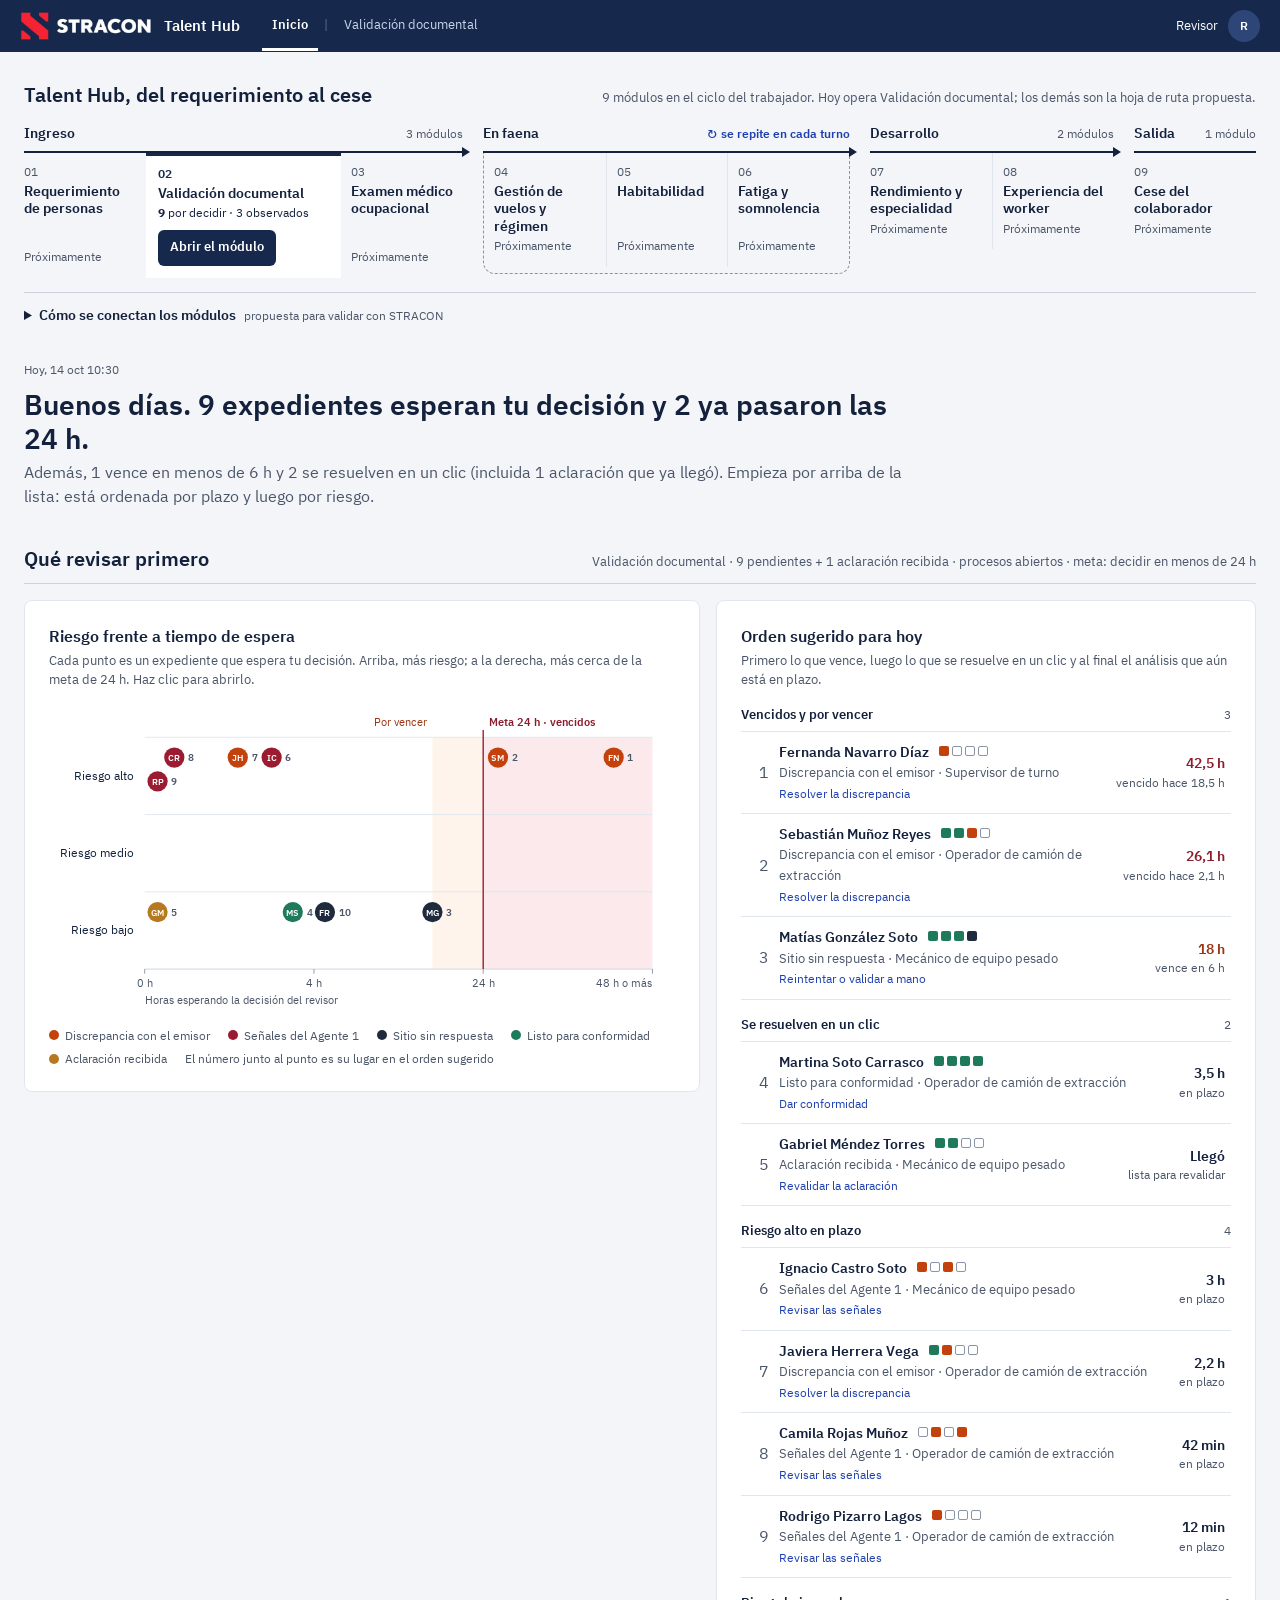
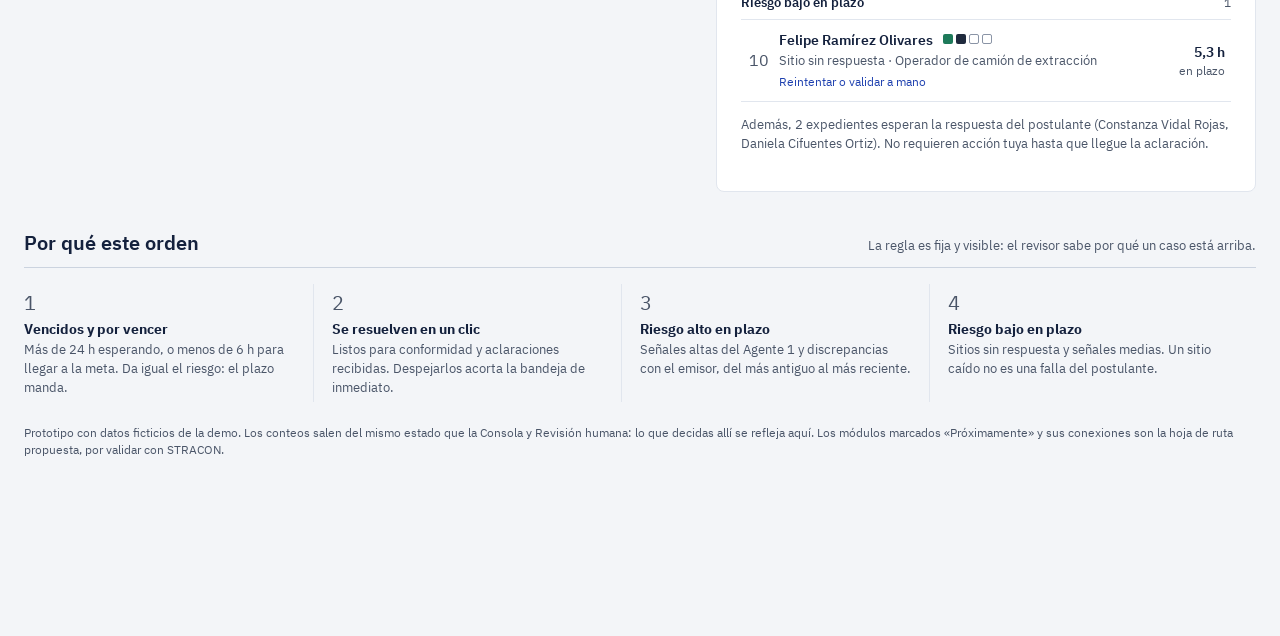
<file: index.html>
<!doctype html>
<html lang="es"><head><meta charset="utf-8"><meta name="robots" content="noindex, nofollow"><title>Talent Hub – STRACON (prototipo)</title>
<meta http-equiv="refresh" content="0; url=TalentHub.html"></head>
<body><a href="TalentHub.html">Abrir el prototipo</a></body></html>
</file>
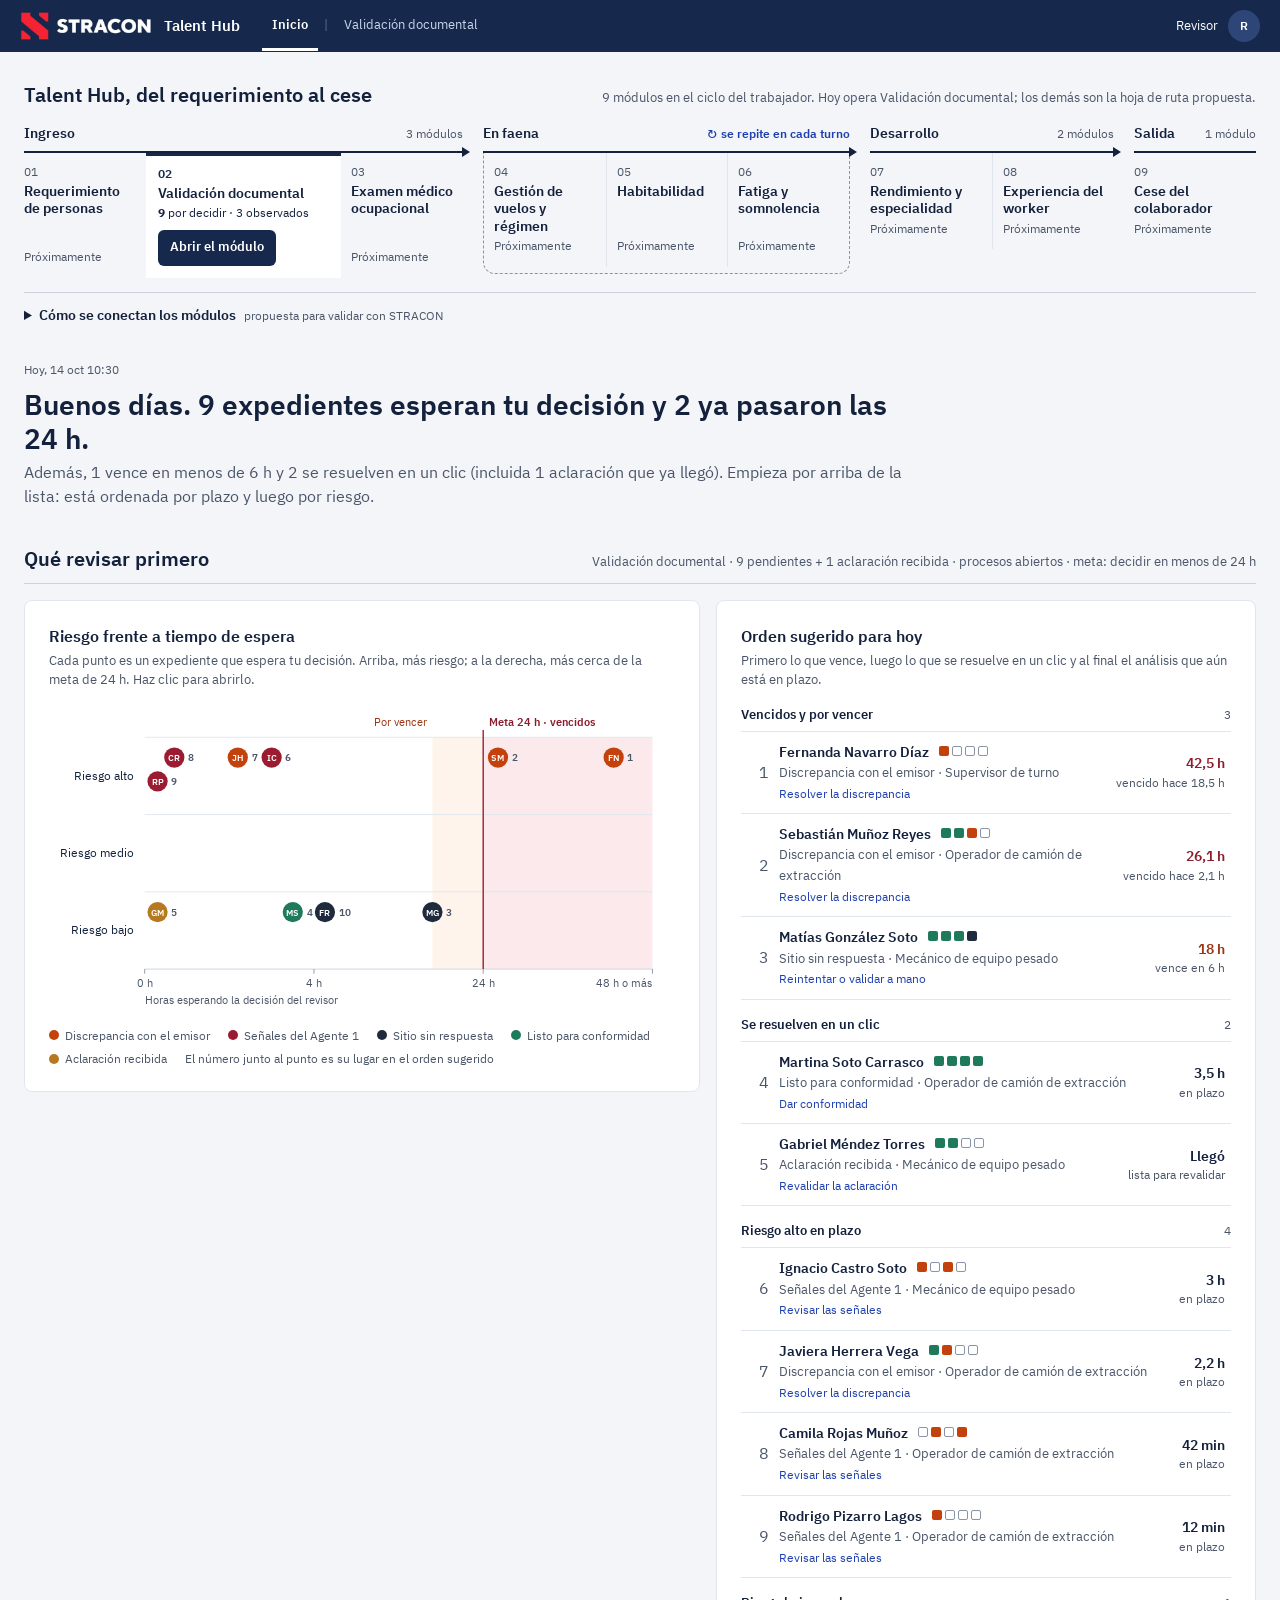
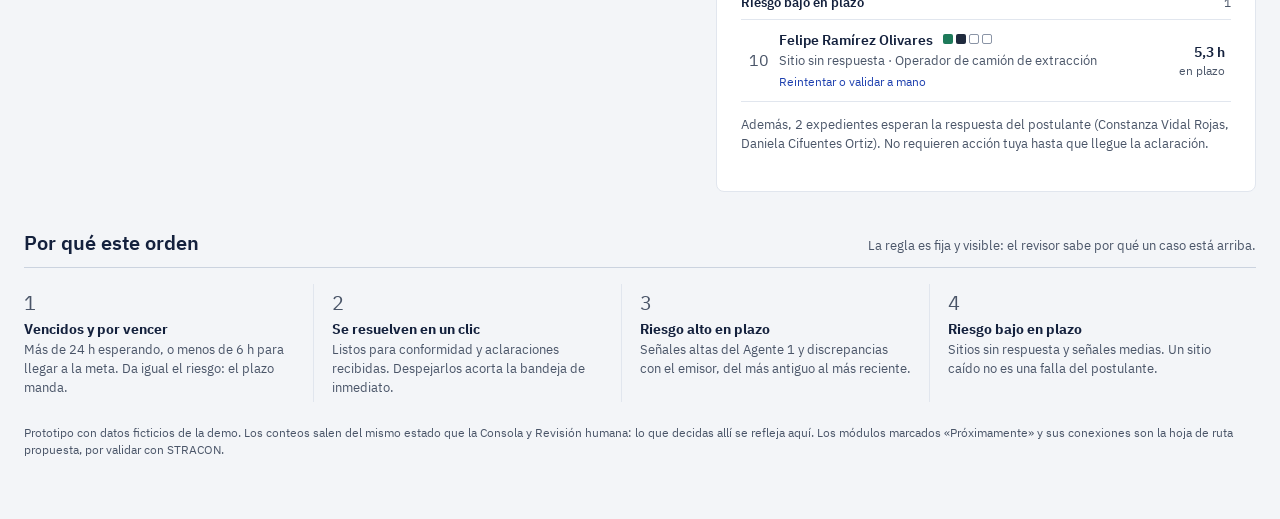
<file: TalentHub.html>
<!doctype html>
<html lang="es">
<head>
<meta charset="utf-8">
<meta name="robots" content="noindex, nofollow">
<meta name="viewport" content="width=device-width, initial-scale=1">
<title>Inicio – Talent Hub – STRACON</title>
<link rel="stylesheet" href="fonts/fonts.css">
<script src="./vd-datos.js"></script>
<script src="./vd-escenarios.js"></script>
<script src="./vd-store.js"></script>
<style>
:root{
  --navy:#16284C; --ink:#14213D; --ink2:#4A5568; --bg:#F3F5F8; --line:#E1E6EE; --line2:#CBD3DF; --panel:#FFFFFF;
  --ag:#3B6FD8; --ag-tx:#1E40AF; --bad-tx:#8B1C2C; --warn-tx:#9A3412;
  --ease:cubic-bezier(.2,.8,.2,1);
}
*{box-sizing:border-box}
body{margin:0;background:var(--bg);color:var(--ink);font:14px/1.45 'IBM Plex Sans','Segoe UI',system-ui,sans-serif;font-variant-numeric:tabular-nums}
a{color:#1D4ED8}
:focus-visible{outline:3px solid var(--ag);outline-offset:2px}
header :focus-visible{outline-color:#FFFFFF}
.skip{position:absolute;left:-999px;top:8px;background:#fff;padding:8px 12px;z-index:10}
.skip:focus{left:8px}

/* Cabecera, igual que Consola y Revisión humana */
header{background:var(--navy);color:#fff;display:flex;align-items:center;justify-content:space-between;gap:16px;padding:0 20px;height:52px}
.brand{display:flex;align-items:center;gap:12px}
.brand img{height:30px;width:auto;display:block}
.brand b{font-weight:600;font-size:15px}
nav{display:flex;gap:4px;margin-left:10px}
nav a,nav span{font-size:13px;color:#C9D6EC;text-decoration:none;padding:15px 10px 13px;border-bottom:3px solid transparent}
nav span[aria-current]{color:#fff;font-weight:600;border-bottom-color:#fff}
nav .sep{color:#5D6F95;padding:15px 2px 13px}
.user{display:flex;align-items:center;gap:10px;font-size:13px}
.user i{font-style:normal;color:#C9D6EC}
.avatar{width:32px;height:32px;border-radius:50%;background:#2E4677;display:flex;align-items:center;justify-content:center;font-size:12px;font-weight:600}

main{max-width:1360px;margin:0 auto;padding:28px 24px 48px}
h1{font-size:28px;line-height:1.2;font-weight:600;margin:0 0 6px;max-width:900px}
.lede{color:var(--ink2);font-size:16px;margin:0;max-width:880px}
.stamp{font-size:12px;color:var(--ink2);margin-bottom:10px}
h2{font-size:20px;font-weight:600;margin:0}
.sec{margin-top:36px}
.sec-head{display:flex;align-items:baseline;justify-content:space-between;gap:16px;border-bottom:1px solid var(--line2);padding-bottom:10px}
.sec-head p{margin:0;color:var(--ink2);font-size:13px}

/* Línea de tiempo de la plataforma: 4 tramos, ancho proporcional a sus módulos; «En faena» es un bucle */
.plataforma{margin:0 0 32px}
.plataforma .sec-head{border-bottom:0;padding-bottom:4px}
.linea{display:grid;grid-template-columns:3.6fr 3fr 2fr 1fr;column-gap:20px;margin-top:10px}
.t-ingreso .mods{grid-template-columns:1fr 1.6fr 1fr;grid-auto-flow:row}
.tramo-h{display:flex;justify-content:space-between;align-items:baseline;gap:8px;font-size:13px;padding-bottom:8px;border-bottom:2px solid var(--ink);position:relative}
.tramo-h::after{content:'';position:absolute;right:-12px;bottom:-6px;border:5px solid transparent;border-left:8px solid var(--ink)}
.tramo:last-child .tramo-h::after{display:none}
.tramo-h b{font-weight:600;font-size:14px}
.tramo-h span{color:var(--ink2);font-size:12px}
.t-faena .tramo-h span{color:var(--ag-tx);font-weight:600}
.mods{list-style:none;margin:0;padding:0;display:grid;grid-auto-flow:column;grid-auto-columns:1fr}
.t-faena .mods{border:1.5px dashed #8A94A6;border-top:0;border-radius:0 0 12px 12px;padding-bottom:6px}
.mod{padding:10px 10px 12px 0;display:flex;flex-direction:column;gap:2px;min-height:96px}
.mod + .mod{border-left:1px solid var(--line);padding-left:10px}
.t-faena .mod:first-child{padding-left:10px}
.mod .n{font-size:12px;color:var(--ink2)}
.mod b{font-size:14px;font-weight:600;line-height:1.25}
.mod .st{font-size:12px;color:var(--ink2);margin-top:auto}
.mod.activa{background:var(--panel);box-shadow:inset 0 3px 0 var(--navy);padding:12px 12px 12px 12px;border-left:0}
.mod.activa + .mod{border-left:0}
.mod.activa .n{color:var(--navy);font-weight:600}
.mod.activa .st{color:var(--ink)}
.mod.activa a{white-space:nowrap;display:inline-flex;align-items:center;min-height:36px;margin-top:6px;padding:0 12px;border-radius:6px;background:var(--navy);color:#fff;text-decoration:none;font-weight:600;font-size:13px;align-self:flex-start}
/* Ecosistema: cómo se conectan los módulos */
.eco{margin-top:14px;border-top:1px solid var(--line2)}
.eco summary{cursor:pointer;padding:12px 0 4px;font-weight:600;font-size:14px;list-style-position:inside}
.eco summary span{font-weight:400;color:var(--ink2);font-size:12px;margin-left:8px}
.eco .intro{font-size:13px;color:var(--ink2);margin:6px 0 10px;max-width:900px}
.eco table{width:100%;border-collapse:collapse;font-size:13px;background:var(--panel)}
.eco th{text-align:left;font-weight:600;color:var(--ink2);font-size:12px;padding:8px 12px;border-bottom:1px solid var(--line2)}
.eco td{padding:9px 12px;border-bottom:1px solid var(--line);vertical-align:top}
.eco td:first-child{white-space:nowrap;font-weight:600}
.eco tr.activa td{background:#EEF3FB}
.eco .ciclo-cierra{font-size:13px;margin:10px 0 0}

/* 2. Qué revisar primero */
.prio{display:grid;grid-template-columns:minmax(0,1.25fr) minmax(0,1fr);gap:16px;margin-top:16px;align-items:start}
.prio .panel:first-child{position:sticky;top:16px}
.panel{background:var(--panel);border:1px solid var(--line);border-radius:8px;padding:24px}
.panel h3{font-size:16px;font-weight:600;margin:0 0 4px}
.panel .sub{font-size:13px;color:var(--ink2);margin:0 0 16px}
svg text{font-family:'IBM Plex Sans','Segoe UI',sans-serif}
.dot{cursor:pointer}
.dot:hover,.dot.on{stroke:#14213D;stroke-width:3}
.legend{display:flex;flex-wrap:wrap;gap:6px 18px;font-size:12px;color:var(--ink2);margin-top:12px}
.legend span{display:inline-flex;align-items:center;gap:6px}
.legend i{width:10px;height:10px;border-radius:50%;display:inline-block}

.cola{list-style:none;margin:0;padding:0}
.grupo{font-size:13px;font-weight:600;color:var(--ink);padding:16px 0 6px;border-bottom:1px solid var(--line);display:flex;justify-content:space-between}
.grupo:first-child{padding-top:0}
.grupo small{font-weight:400;color:var(--ink2);font-size:12px}
.fila{display:grid;grid-template-columns:28px 1fr auto;gap:10px;align-items:center;padding:10px 6px 10px 0;border-bottom:1px solid var(--line);text-decoration:none;color:inherit;transition:background-color .15s var(--ease)}
.fila:hover,.fila.on{background:#EEF3FB}
.fila .pos{font-size:16px;color:var(--ink2);text-align:right}
.fila .nom{font-weight:600}
.fila .por{font-size:13px;color:var(--ink2)}
.fila .acc{font-size:12px;color:var(--ag-tx)}
.fila .t{text-align:right;font-size:12px;color:var(--ink2);white-space:nowrap}
.fila .t b{display:block;font-weight:600;font-size:14px;color:var(--ink)}
.t.vencido b{color:var(--bad-tx)} .t.porvencer b{color:var(--warn-tx)}
.espera{font-size:13px;color:var(--ink2);margin-top:14px}
.mapa{display:inline-flex;gap:3px;margin-left:10px;vertical-align:1px}
.md{width:10px;height:10px;border-radius:2px;display:inline-block;border:1.5px solid transparent}
.md.ok{background:#1E7A5A}.md.alerta{background:#C2410C}.md.caida{background:#1F2A3D}.md.pend{border-color:#8A94A6;background:#fff}
.sr{position:absolute;width:1px;height:1px;overflow:hidden;clip:rect(0 0 0 0);white-space:nowrap}

/* 3. Regla */
.regla{display:grid;grid-template-columns:repeat(4,1fr);margin-top:16px}
.regla div{padding:4px 18px 4px 0;border-right:1px solid var(--line);margin-right:18px}
.regla div:last-child{border-right:0}
.regla .n{font-size:20px;font-weight:300;color:var(--ink2)}
.regla b{display:block;font-size:14px;margin:2px 0}
.regla p{margin:0;font-size:13px;color:var(--ink2)}
.nota{font-size:12px;color:var(--ink2);margin-top:22px}

@media (max-width:1100px){.linea{grid-template-columns:1fr 1fr;row-gap:20px}.tramo:nth-child(2) .tramo-h::after{display:none}.prio{grid-template-columns:1fr}.prio .panel:first-child{position:static}.regla{grid-template-columns:repeat(2,1fr);row-gap:16px}}
@media (max-width:640px){main{padding:20px 16px 40px}.linea{grid-template-columns:1fr}.tramo-h::after{display:none}.mods,.t-ingreso .mods{grid-auto-flow:row;grid-template-columns:1fr}.mod{min-height:0;padding:10px 10px}.mod + .mod{border-left:0;border-top:1px solid var(--line)}.eco td:first-child{white-space:normal}.eco table,.eco tbody,.eco tr,.eco td{display:block}.eco thead{display:none}.eco td{border:0;padding:2px 0}.eco tr{padding:10px 0;border-bottom:1px solid var(--line)}.regla{grid-template-columns:1fr}.regla div{border-right:0}nav .opt,.brand b{display:none}.user .who{display:none}h1{font-size:22px}.panel{padding:16px}.sec-head{flex-direction:column;gap:4px}}
@media (prefers-reduced-motion:reduce){*{transition:none!important}}
</style>
</head>
<body>
<a class="skip" href="#prioridad">Saltar a qué revisar primero</a>
<header>
  <div class="brand">
    <img src="assets/logo-stracon.png" alt="STRACON">
    <b>Talent Hub</b>
    <nav aria-label="Principal">
      <span aria-current="page">Inicio</span>
      <span class="sep opt" aria-hidden="true">|</span>
      <a class="opt" href="Dashboard.dc.html">Validación documental</a>
    </nav>
  </div>
  <div class="user"><span class="who"><span id="uName"></span> <i>· Revisor</i></span><div class="avatar" id="uIni" aria-hidden="true"></div></div>
</header>

<main id="main">
  <section class="plataforma" id="plataforma" aria-labelledby="h-ciclo">
    <div class="sec-head"><h2 id="h-ciclo">Talent Hub, del requerimiento al cese</h2><p>9 módulos en el ciclo del trabajador. Hoy opera Validación documental; los demás son la hoja de ruta propuesta.</p></div>
    <div class="linea" id="ciclo"></div>
    <details class="eco" id="ecosistema">
      <summary>Cómo se conectan los módulos<span>propuesta para validar con STRACON</span></summary>
      <p class="intro">Cada módulo usa lo que dejó el anterior: el trabajador entrega sus datos una sola vez y la información lo acompaña en todo el ciclo.</p>
      <div id="ecoTabla"></div>
    </details>
  </section>

  <div class="stamp" id="stamp"></div>
  <h1 id="titular"></h1>
  <p class="lede" id="bajada"></p>

  <section class="sec" id="prioridad" aria-labelledby="h-prio">
    <div class="sec-head"><h2 id="h-prio">Qué revisar primero</h2><p id="prioSub"></p></div>
    <div class="prio">
      <div class="panel">
        <h3>Riesgo frente a tiempo de espera</h3>
        <p class="sub">Cada punto es un expediente que espera tu decisión. Arriba, más riesgo; a la derecha, más cerca de la meta de 24 h. Haz clic para abrirlo.</p>
        <div id="matriz"></div>
        <div class="legend" id="leyenda"></div>
      </div>
      <div class="panel">
        <h3>Orden sugerido para hoy</h3>
        <p class="sub">Primero lo que vence, luego lo que se resuelve en un clic y al final el análisis que aún está en plazo.</p>
        <ol class="cola" id="cola"></ol>
        <p class="espera" id="esperaPost"></p>
      </div>
    </div>
  </section>

  <section class="sec" aria-labelledby="h-regla">
    <div class="sec-head"><h2 id="h-regla">Por qué este orden</h2><p>La regla es fija y visible: el revisor sabe por qué un caso está arriba.</p></div>
    <div class="regla">
      <div><span class="n">1</span><b>Vencidos y por vencer</b><p>Más de 24 h esperando, o menos de 6 h para llegar a la meta. Da igual el riesgo: el plazo manda.</p></div>
      <div><span class="n">2</span><b>Se resuelven en un clic</b><p>Listos para conformidad y aclaraciones recibidas. Despejarlos acorta la bandeja de inmediato.</p></div>
      <div><span class="n">3</span><b>Riesgo alto en plazo</b><p>Señales altas del Agente 1 y discrepancias con el emisor, del más antiguo al más reciente.</p></div>
      <div><span class="n">4</span><b>Riesgo bajo en plazo</b><p>Sitios sin respuesta y señales medias. Un sitio caído no es una falla del postulante.</p></div>
    </div>
  </section>

  <p class="nota">Prototipo con datos ficticios de la demo. Los conteos salen del mismo estado que la Consola y Revisión humana: lo que decidas allí se refleja aquí. Los módulos marcados «Próximamente» y sus conexiones son la hoja de ruta propuesta, por validar con STRACON.</p>
</main>

<script>
(function () {
  'use strict';
  var META = 24, ALERTA = 18; // h: meta de decisión y umbral "por vencer" (quedan menos de 6 h)
  var esc = function (s) { return String(s == null ? '' : s).replace(/[&<>"]/g, function (c) { return { '&': '&amp;', '<': '&lt;', '>': '&gt;', '"': '&quot;' }[c]; }); };
  var pl = function (n, a, b) { return n + ' ' + (n === 1 ? a : b); };
  var fmtH = function (h) { return h < 1 ? Math.round(h * 60) + ' min' : (Math.round(h * 10) / 10).toString().replace('.', ',') + ' h'; };

  // Tipo de caso: color del punto (paleta del cliente) y próxima acción del revisor
  var TIPOS = {
    discrepancia: { nombre: 'Discrepancia con el emisor', color: '#C2410C', accion: 'Resolver la discrepancia' },
    senal:        { nombre: 'Señales del Agente 1',      color: '#9B1C31', accion: 'Revisar las señales' },
    caida:        { nombre: 'Sitio sin respuesta',        color: '#1F2A3D', accion: 'Reintentar o validar a mano' },
    listo:        { nombre: 'Listo para conformidad',     color: '#1E7A5A', accion: 'Dar conformidad' },
    recibida:     { nombre: 'Aclaración recibida',        color: '#B7791F', accion: 'Revalidar la aclaración' }
  };
  function tipoDe(x) {
    if (x.estado === 'clar') return 'recibida';
    if (x.fase === 'ready') return 'listo';
    if (x.fuenteCaida) return 'caida';
    if (x.fase === 'a2stop') return 'discrepancia';
    return 'senal';
  }
  function riesgoDe(x, tipo) {
    if (tipo === 'listo' || tipo === 'caida' || tipo === 'recibida') return 'Bajo';
    return x.criticidad === 'Alta' ? 'Alto' : 'Medio';
  }
  // Grupo de la regla (1..4)
  function grupoDe(c) {
    if (c.h >= ALERTA) return 1;
    if (c.tipo === 'listo' || c.tipo === 'recibida') return 2;
    if (c.riesgo === 'Alto') return 3;
    return 4;
  }
  var GRUPOS = { 1: 'Vencidos y por vencer', 2: 'Se resuelven en un clic', 3: 'Riesgo alto en plazo', 4: 'Riesgo bajo en plazo' };

  function casos() {
    var procs = {};
    VD.procesos().forEach(function (p) { procs[p.id] = p; });
    var abierto = function (x) { return procs[x.proc] && procs[x.proc].estado === 'Abierto'; };
    var rev = VD.expedientes({ estado: 'rev' }).filter(function (x) { return abierto(x) && x.fase !== 'a2run' && x.fase !== 'reval'; });
    var rec = VD.expedientes({ estado: 'clar' }).filter(function (x) { return abierto(x) && x.aclaracionRecibida; });
    var lst = rev.concat(rec).map(function (x) {
      var tipo = tipoDe(x);
      // El store no mide la espera de una aclaración recibida: se ubica en 0 h (dato a definir en la versión real)
      var h = x.esperaH != null ? x.esperaH : 0;
      var c = { id: x.id, proc: x.proc, procNombre: x.procesoNombre, nombre: x.nombre, tipo: tipo, h: h, riesgo: riesgoDe(x, tipo), docs: x.docsEstado.map(function (d) { return d.estado; }) };
      c.grupo = grupoDe(c);
      return c;
    });
    var rk = { Alto: 0, Medio: 1, Bajo: 2 };
    lst.sort(function (a, b) { return (a.grupo - b.grupo) || (a.grupo === 1 ? b.h - a.h : 0) || (rk[a.riesgo] - rk[b.riesgo]) || (b.h - a.h); });
    var esperando = VD.expedientes({ estado: 'clar' }).filter(function (x) { return abierto(x) && !x.aclaracionRecibida; });
    return { lst: lst, esperando: esperando };
  }

  // Escala horizontal por tramos, los mismos de la Consola: menos de 4 h, de 4 a 24 h, más de 24 h
  function xDe(h, x0, w) {
    var t = w / 3;
    if (h < 4) return x0 + (h / 4) * t;
    if (h <= 24) return x0 + t + ((h - 4) / 20) * t;
    return x0 + 2 * t + Math.min((h - 24) / 24, 1) * t;
  }

  function dibujarMatriz(lst) {
    var W = 680, H = 330, x0 = 104, x1 = W - 24, y0 = 34, y1 = H - 44, w = x1 - x0;
    var filas = ['Alto', 'Medio', 'Bajo'], fh = (y1 - y0) / 3;
    var s = '<svg viewBox="0 0 ' + W + ' ' + H + '" width="100%" role="img" aria-labelledby="mtit mdesc"><title id="mtit">Matriz de riesgo frente a tiempo de espera</title>' +
      '<desc id="mdesc">' + esc(pl(lst.length, 'expediente', 'expedientes')) + ' ubicados por riesgo y horas de espera. La lista ordenada contiene los mismos casos.</desc>';
    var xa = xDe(ALERTA, x0, w), xm = xDe(META, x0, w);
    s += '<rect x="' + xa + '" y="' + y0 + '" width="' + (xm - xa) + '" height="' + (y1 - y0) + '" fill="#FFF4EC"/>';
    s += '<rect x="' + xm + '" y="' + y0 + '" width="' + (x1 - xm) + '" height="' + (y1 - y0) + '" fill="#FBE9EB"/>';
    filas.forEach(function (f, i) {
      var y = y0 + i * fh;
      s += '<line x1="' + x0 + '" x2="' + x1 + '" y1="' + y + '" y2="' + y + '" stroke="#E1E6EE"/>';
      s += '<text x="' + (x0 - 12) + '" y="' + (y + fh / 2 + 4) + '" text-anchor="end" font-size="13" fill="#14213D">Riesgo ' + f.toLowerCase() + '</text>';
    });
    s += '<line x1="' + x0 + '" x2="' + x1 + '" y1="' + y1 + '" y2="' + y1 + '" stroke="#CBD3DF"/>';
    [[0, '0 h'], [4, '4 h'], [24, '24 h'], [48, '48 h o más']].forEach(function (t) {
      var x = xDe(t[0], x0, w);
      s += '<line x1="' + x + '" x2="' + x + '" y1="' + y1 + '" y2="' + (y1 + 5) + '" stroke="#8A94A6"/>';
      s += '<text x="' + x + '" y="' + (y1 + 19) + '" text-anchor="' + (t[0] === 48 ? 'end' : 'middle') + '" font-size="12" fill="#4A5568">' + t[1] + '</text>';
    });
    s += '<line x1="' + xm + '" x2="' + xm + '" y1="' + (y0 - 8) + '" y2="' + y1 + '" stroke="#9B1C31" stroke-width="1.5"/>';
    s += '<text x="' + (xm + 6) + '" y="' + (y0 - 12) + '" font-size="12" fill="#8B1C2C" font-weight="600">Meta 24 h · vencidos</text>';
    s += '<text x="' + (xa - 6) + '" y="' + (y0 - 12) + '" text-anchor="end" font-size="12" fill="#9A3412">Por vencer</text>';
    s += '<text x="' + x0 + '" y="' + (H - 6) + '" font-size="12" fill="#4A5568">Horas esperando la decisión del revisor</text>';
    // Puntos: los que caen en la misma zona se apilan para no taparse
    var usados = {};
    lst.forEach(function (c, k) {
      var fi = filas.indexOf(c.riesgo);
      var cx = Math.max(x0 + 14, xDe(c.h, x0, w));
      var key = fi + ':' + Math.round(cx / 26);
      var n = usados[key] = (usados[key] || 0) + 1;
      var cy = y0 + fi * fh + 22 + (n - 1) * 26;
      var ini = c.nombre.split(' ').slice(0, 2).map(function (p) { return p.charAt(0); }).join('');
      s += '<g><circle class="dot" data-id="' + c.id + '" cx="' + cx + '" cy="' + cy + '" r="11" fill="' + TIPOS[c.tipo].color + '" tabindex="0" role="link" aria-label="' + esc((k + 1) + '. ' + c.nombre + ', ' + TIPOS[c.tipo].nombre + ', ' + fmtH(c.h) + ' esperando') + '"><title>' + esc((k + 1) + '. ' + c.nombre + ' · ' + TIPOS[c.tipo].nombre + ' · ' + fmtH(c.h)) + '</title></circle>' +
        '<text x="' + cx + '" y="' + (cy + 4) + '" text-anchor="middle" font-size="10" font-weight="600" fill="#fff" pointer-events="none">' + esc(ini) + '</text>' +
        '<text x="' + (cx + 15) + '" y="' + (cy + 4) + '" font-size="11" font-weight="600" fill="#4A5568" pointer-events="none">' + (k + 1) + '</text></g>';
    });
    s += '</svg>';
    document.getElementById('matriz').innerHTML = s;
    var hay = {};
    lst.forEach(function (c) { hay[c.tipo] = 1; });
    document.getElementById('leyenda').innerHTML = Object.keys(TIPOS).filter(function (k) { return hay[k]; })
      .map(function (k) { return '<span><i style="background:' + TIPOS[k].color + '"></i>' + TIPOS[k].nombre + '</span>'; }).join('') +
      '<span>El número junto al punto es su lugar en el orden sugerido</span>';
  }

  // Mini mapa de los 4 documentos, mismo código de color que la bandeja de Revisión humana
  function claseDoc(e) {
    if (/^(Coincide|Aprobado|Validado)/.test(e)) return ['ok', 'coincide o aprobado'];
    if (/^Señal|Discrepancia/.test(e)) return ['alerta', e.toLowerCase()];
    if (e === 'Fuente no disponible') return ['caida', 'sitio sin respuesta'];
    return ['pend', 'aún sin contrastar'];
  }
  function mapaDocs(docs) {
    var txt = [];
    var celdas = docs.map(function (e, i) {
      var k = claseDoc(e);
      txt.push(VD.documentos[i] + ': ' + k[1]);
      return '<i class="md ' + k[0] + '"></i>';
    }).join('');
    return '<span class="mapa" title="' + esc(txt.join(' · ')) + '"><span class="sr">' + esc(txt.join('; ')) + '</span>' + celdas + '</span>';
  }

  function dibujarCola(lst, esperando) {
    var html = '', g = 0;
    lst.forEach(function (c, k) {
      if (c.grupo !== g) {
        g = c.grupo;
        var n = lst.filter(function (z) { return z.grupo === g; }).length;
        html += '<li class="grupo">' + GRUPOS[g] + '<small>' + n + '</small></li>';
      }
      var cls = c.h > META ? 'vencido' : (c.h >= ALERTA ? 'porvencer' : '');
      var plazo = c.h > META ? 'vencido hace ' + fmtH(c.h - META) : (c.h >= ALERTA ? 'vence en ' + fmtH(META - c.h) : 'en plazo');
      var tiempo = c.tipo === 'recibida' ? '<b>Llegó</b>lista para revalidar' : '<b>' + fmtH(c.h) + '</b>' + plazo;
      html += '<li><a class="fila" data-id="' + c.id + '" href="Main.dc.html?p=' + c.proc + '&c=' + c.id + '">' +
        '<span class="pos">' + (k + 1) + '</span>' +
        '<span><span class="nom">' + esc(c.nombre) + '</span>' + mapaDocs(c.docs) + '<br><span class="por">' + esc(TIPOS[c.tipo].nombre) + ' · ' + esc(c.procNombre) + '</span><br><span class="acc">' + esc(TIPOS[c.tipo].accion) + '</span></span>' +
        '<span class="t ' + cls + '">' + tiempo + '</span></a></li>';
    });
    document.getElementById('cola').innerHTML = html;
    document.getElementById('esperaPost').textContent = esperando.length
      ? 'Además, ' + pl(esperando.length, 'expediente espera', 'expedientes esperan') + ' la respuesta del postulante (' + esperando.map(function (x) { return x.nombre; }).join(', ') + '). No requieren acción tuya hasta que llegue la aclaración.'
      : '';
  }

  // Módulos de la plataforma Talent Hub en el orden de la vida del trabajador; null = módulo activo (Validación documental)
  var FASES = [
    ['Ingreso', [
      ['Requerimiento de personas', 'Pedido de personal por faena, cargo y fecha de inicio.'],
      ['Validación documental', null],
      ['Examen médico ocupacional', 'Programación, resultado y vigencia del examen de cada trabajador.']]],
    ['En faena', [
      ['Gestión de vuelos y régimen', 'Turnos por régimen de trabajo, subidas y bajadas, y vuelos a faena.'],
      ['Habitabilidad', 'Asignación de habitaciones y ocupación del campamento.'],
      ['Fatiga y somnolencia', 'Alertas de smart bands y de cámaras en los vehículos.']]],
    ['Desarrollo', [
      ['Rendimiento y especialidad', 'Desempeño por equipo y especialidades certificadas de cada persona.'],
      ['Experiencia del worker', 'Pulso, solicitudes y comunicación con el trabajador.']]],
    ['Salida', [
      ['Cese del colaborador', 'Desvinculación ordenada, entrega de equipos y elegibilidad para volver.']]]
  ];
  // Ecosistema (propuesta): de dónde toma datos cada módulo y a qué módulo los entrega
  var ECO = [
    ['Plan de dotación por contrato y faena (fuente por definir)', 'Validación documental: cargo, faena y fecha de inicio de cada vacante'],
    ['Documentos del postulante en SharePoint; sitios de MINEDUC, Registro Civil y CEIM', 'Examen médico ocupacional: expediente validado, sin volver a pedir documentos'],
    ['Resultados del centro médico (fuente por definir)', 'Gestión de vuelos y régimen: aptitud y vigencia del examen'],
    ['Calendario de turnos por régimen y reservas de vuelo (fuentes por definir)', 'Habitabilidad: quién sube a faena y cuándo'],
    ['Ocupación del campamento (fuente por definir)', 'Experiencia del worker: solicitudes de alojamiento'],
    ['Smart bands y cámaras en los vehículos', 'Gestión de vuelos y régimen (ajustar turnos) y Rendimiento (alertas por turno)'],
    ['Fatiga, capacitaciones y evaluaciones por equipo', 'Requerimiento de personas: especialidades disponibles'],
    ['Pulso y solicitudes del trabajador', 'Rendimiento y Cese: señales tempranas de rotación'],
    ['Rendimiento y experiencia del trabajador', 'Requerimiento de personas: quién es elegible para volver']
  ];
  function dibujarCiclo(c) {
    var tot = c.abiertos, n = 0;
    document.getElementById('ciclo').innerHTML = FASES.map(function (f) {
      var faena = f[0] === 'En faena';
      var mods = f[1].map(function (t) {
        n++;
        var num = '<span class="n">' + (n < 10 ? '0' : '') + n + '</span>';
        if (t[1] !== null) return '<li class="mod" title="' + esc(t[1]) + '">' + num + '<b>' + t[0] + '</b><span class="st">Próximamente</span></li>';
        return '<li class="mod activa" aria-current="step">' + num + '<b>' + t[0] + '</b><span class="st"><strong>' + tot.porRevisar + '</strong> por decidir · ' + tot.clar + ' observados</span>' +
          '<a href="Dashboard.dc.html">Abrir el módulo</a></li>';
      }).join('');
      return '<div class="tramo' + (faena ? ' t-faena' : '') + (f[0] === 'Ingreso' ? ' t-ingreso' : '') + '"><div class="tramo-h"><b>' + f[0] + '</b><span>' + (faena ? '↻ se repite en cada turno' : pl(f[1].length, 'módulo', 'módulos')) + '</span></div><ol class="mods">' + mods + '</ol></div>';
    }).join('');
    var i = 0, filas = '';
    FASES.forEach(function (f) {
      f[1].forEach(function (t) {
        var e = ECO[i]; i++;
        filas += '<tr' + (t[1] === null ? ' class="activa"' : '') + '><td>' + (i < 10 ? '0' : '') + i + ' ' + t[0] + (t[1] === null ? ' · opera hoy' : '') + '</td><td>' + esc(e[0]) + '</td><td>' + esc(e[1]) + '</td></tr>';
      });
    });
    document.getElementById('ecoTabla').innerHTML = '<table><thead><tr><th scope="col">Módulo</th><th scope="col">Toma datos de</th><th scope="col">Entrega a</th></tr></thead><tbody>' + filas + '</tbody></table>' +
      '<p class="ciclo-cierra">El ciclo se cierra: el cese alimenta el próximo requerimiento con quién es elegible para volver.</p>';
  }

  function render() {
    var c = VD.conteos(), t = casos(), lst = t.lst;
    var nombre = VD.usuario();
    var conNombre = nombre !== 'Revisor';
    document.getElementById('uName').textContent = nombre;
    document.querySelector('.user .who i').style.display = conNombre ? '' : 'none'; // sin login, VD.usuario() ya dice «Revisor»
    document.getElementById('uIni').textContent = nombre.split(' ').slice(0, 2).map(function (p) { return p.charAt(0).toUpperCase(); }).join('');
    var venc = lst.filter(function (z) { return z.h > META; }).length;
    var porv = lst.filter(function (z) { return z.h >= ALERTA && z.h <= META; }).length;
    var clic = lst.filter(function (z) { return z.grupo === 2; }).length;
    var rec = lst.filter(function (z) { return z.tipo === 'recibida'; }).length;
    var pend = lst.length - rec; // igual a «Pendientes» de la Consola (procesos abiertos)
    document.getElementById('stamp').textContent = 'Hoy, ' + c.reloj;
    document.getElementById('titular').textContent = 'Buenos días' + (conNombre ? ', ' + nombre.split(' ')[0] : '') + '. ' +
      (pend ? pl(pend, 'expediente espera', 'expedientes esperan') + ' tu decisión' + (venc ? ' y ' + pl(venc, 'ya pasó', 'ya pasaron') + ' las 24 h.' : '.') : 'No hay expedientes esperando tu decisión.');
    var partes = [];
    if (porv) partes.push(pl(porv, 'vence', 'vencen') + ' en menos de 6 h');
    if (clic) partes.push(pl(clic, 'se resuelve', 'se resuelven') + ' en un clic' + (rec ? ' (incluida ' + pl(rec, 'aclaración que ya llegó', 'aclaraciones que ya llegaron') + ')' : ''));
    document.getElementById('bajada').textContent = (partes.length ? 'Además, ' + partes.join(' y ') + '. ' : '') + (lst.length ? 'Empieza por arriba de la lista: está ordenada por plazo y luego por riesgo.' : '');
    document.getElementById('prioSub').textContent = 'Validación documental · ' + pl(pend, 'pendiente', 'pendientes') + (rec ? ' + ' + pl(rec, 'aclaración recibida', 'aclaraciones recibidas') : '') + ' · procesos abiertos · meta: decidir en menos de 24 h';
    dibujarCiclo(c);
    dibujarMatriz(lst);
    dibujarCola(lst, t.esperando);
  }

  // Resaltado cruzado matriz y lista; el punto abre el mismo caso que su fila
  function marcar(id, on) {
    document.querySelectorAll('[data-id="' + id + '"]').forEach(function (el) { el.classList.toggle('on', on); });
  }
  function objetivo(e) { return e.target.closest ? e.target.closest('[data-id]') : null; }
  document.addEventListener('mouseover', function (e) { var el = objetivo(e); if (el) marcar(el.getAttribute('data-id'), true); });
  document.addEventListener('mouseout', function (e) { var el = objetivo(e); if (el) marcar(el.getAttribute('data-id'), false); });
  function abrir(el) { var a = document.querySelector('a.fila[data-id="' + el.getAttribute('data-id') + '"]'); if (a) window.location.href = a.getAttribute('href'); }
  document.addEventListener('click', function (e) { var el = e.target.closest && e.target.closest('circle.dot'); if (el) abrir(el); });
  document.addEventListener('keydown', function (e) { if ((e.key === 'Enter' || e.key === ' ') && e.target.matches && e.target.matches('circle.dot')) { e.preventDefault(); abrir(e.target); } });

  render();
  VD.suscribir(render);
  // Para la demo: TalentHub.html#ecosistema abre el panel de conexiones
  if (location.hash === '#ecosistema') { document.getElementById('ecosistema').open = true; }
})();
</script>
</body>
</html>
</file>
<file: fonts/fonts.css>
﻿/* IBM Plex local (OFL 1.1, ver OFL-LICENSE.txt). Fuente: paquetes npm @ibm/plex-sans y @ibm/plex-mono v1.1.0 (jsDelivr). */
@font-face { font-family: 'IBM Plex Sans'; font-style: normal; font-weight: 400; font-display: swap; src: local('IBM Plex Sans'), url('IBMPlexSans-Regular.woff2') format('woff2'); }
@font-face { font-family: 'IBM Plex Sans'; font-style: normal; font-weight: 500; font-display: swap; src: local('IBM Plex Sans Medium'), url('IBMPlexSans-Medium.woff2') format('woff2'); }
@font-face { font-family: 'IBM Plex Sans'; font-style: normal; font-weight: 600; font-display: swap; src: local('IBM Plex Sans SemiBold'), url('IBMPlexSans-SemiBold.woff2') format('woff2'); }
@font-face { font-family: 'IBM Plex Sans'; font-style: normal; font-weight: 700; font-display: swap; src: local('IBM Plex Sans Bold'), url('IBMPlexSans-Bold.woff2') format('woff2'); }
@font-face { font-family: 'IBM Plex Mono'; font-style: normal; font-weight: 500; font-display: swap; src: local('IBM Plex Mono Medium'), url('IBMPlexMono-Medium.woff2') format('woff2'); }
</file>
